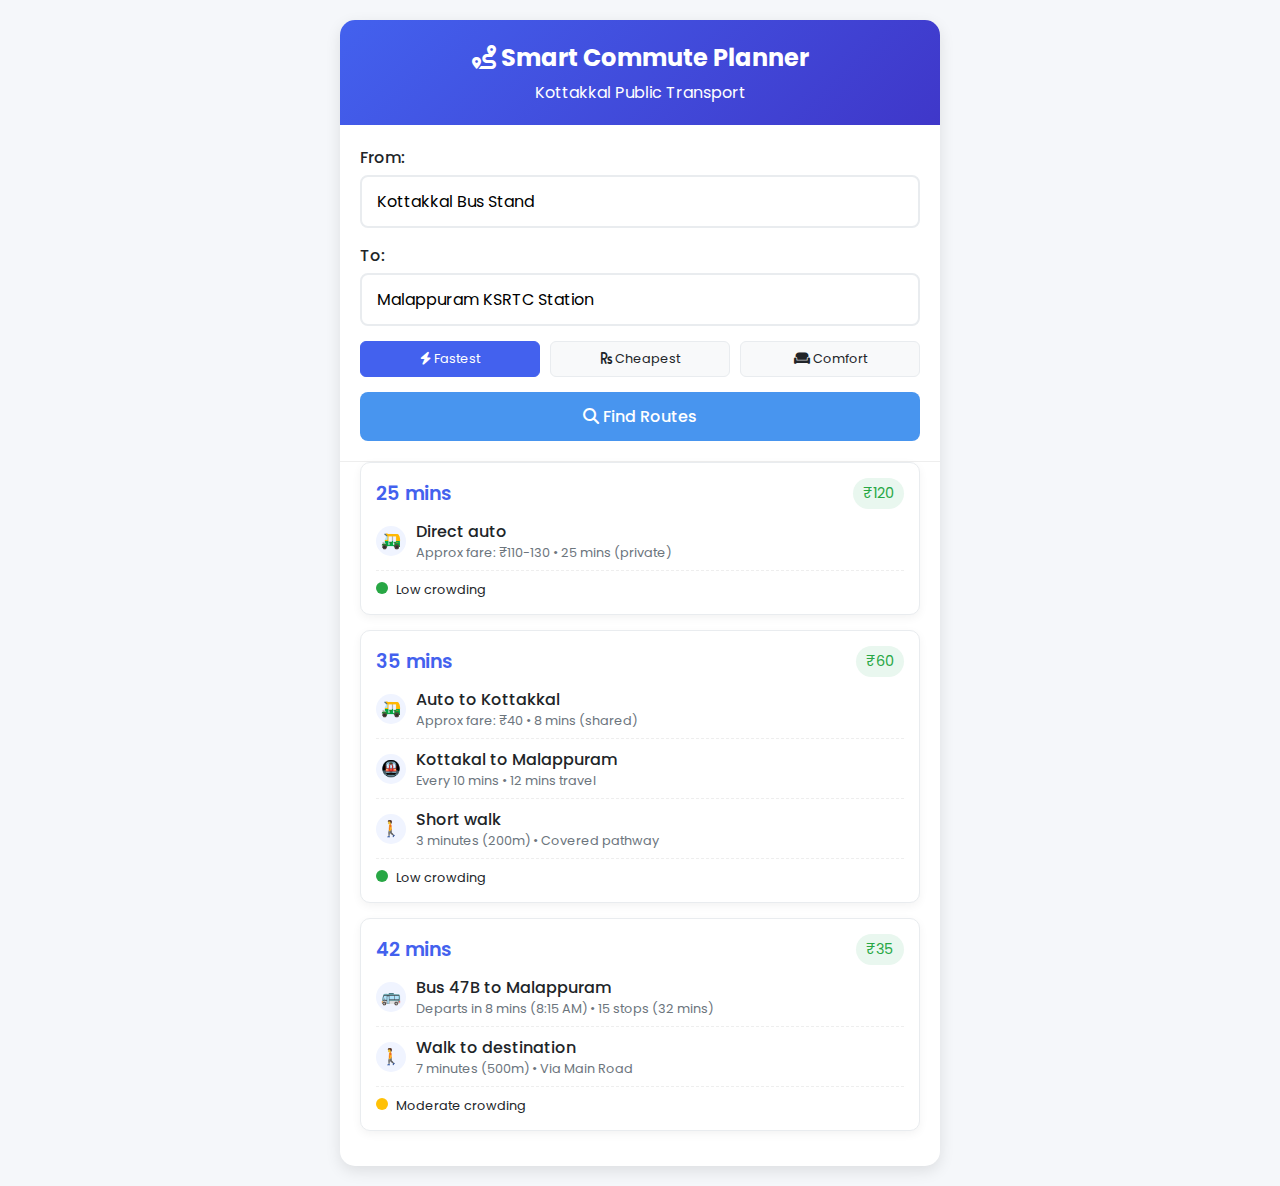
<file: time.html>
<!DOCTYPE html>
<html lang="en">
<head>
    <meta charset="UTF-8">
    <meta name="viewport" content="width=device-width, initial-scale=1.0">
    <title>Smart Commute Planner - Kottakkal</title>
    <link href="https://fonts.googleapis.com/css2?family=Poppins:wght@400;500;600&display=swap" rel="stylesheet">
    <link rel="stylesheet" href="https://cdnjs.cloudflare.com/ajax/libs/font-awesome/6.4.0/css/all.min.css">
    <style>
        :root {
            --primary: #4361ee;
            --secondary: #3f37c9;
            --accent: #4895ef;
            --light: #f8f9fa;
            --dark: #212529;
        }
        
        * {
            margin: 0;
            padding: 0;
            box-sizing: border-box;
            font-family: 'Poppins', sans-serif;
        }
        
        body {
            background-color: #f5f7fa;
            color: var(--dark);
            padding: 20px;
        }
        
        .container {
            max-width: 600px;
            margin: 0 auto;
            background: white;
            border-radius: 15px;
            box-shadow: 0 5px 15px rgba(0,0,0,0.1);
            overflow: hidden;
        }
        
        header {
            background: linear-gradient(135deg, var(--primary) 0%, var(--secondary) 100%);
            color: white;
            padding: 20px;
            text-align: center;
        }
        
        h1 {
            font-size: 1.5rem;
            margin-bottom: 5px;
        }
        
        .search-box {
            padding: 20px;
            border-bottom: 1px solid #eee;
        }
        
        .input-group {
            margin-bottom: 15px;
        }
        
        label {
            display: block;
            margin-bottom: 5px;
            font-weight: 500;
        }
        
        input, select {
            width: 100%;
            padding: 12px 15px;
            border: 2px solid #e9ecef;
            border-radius: 8px;
            font-size: 1rem;
        }
        
        button {
            background: var(--accent);
            color: white;
            border: none;
            padding: 12px 20px;
            border-radius: 8px;
            width: 100%;
            font-size: 1rem;
            font-weight: 500;
            cursor: pointer;
            transition: all 0.3s;
        }
        
        button:hover {
            background: var(--primary);
        }
        
        .route-options {
            padding: 0 20px 20px;
        }
        
        .route-card {
            background: white;
            border: 1px solid #e9ecef;
            border-radius: 10px;
            padding: 15px;
            margin-bottom: 15px;
            box-shadow: 0 3px 10px rgba(0,0,0,0.05);
        }
        
        .route-header {
            display: flex;
            justify-content: space-between;
            margin-bottom: 10px;
            align-items: center;
        }
        
        .route-time {
            font-size: 1.2rem;
            font-weight: 600;
            color: var(--primary);
        }
        
        .route-cost {
            background: #e9f7ef;
            color: #28a745;
            padding: 5px 10px;
            border-radius: 20px;
            font-size: 0.9rem;
        }
        
        .route-steps {
            margin-top: 10px;
        }
        
        .step {
            display: flex;
            align-items: center;
            margin-bottom: 8px;
            padding-bottom: 8px;
            border-bottom: 1px dashed #eee;
        }
        
        .step-icon {
            width: 30px;
            height: 30px;
            background: #f0f4ff;
            border-radius: 50%;
            display: flex;
            align-items: center;
            justify-content: center;
            margin-right: 10px;
            color: var(--primary);
        }
        
        .step-details {
            flex: 1;
        }
        
        .step-title {
            font-weight: 500;
        }
        
        .step-meta {
            font-size: 0.8rem;
            color: #6c757d;
        }
        
        .crowding-indicator {
            display: inline-block;
            width: 12px;
            height: 12px;
            border-radius: 50%;
            margin-right: 5px;
        }
        
        .crowding-low {
            background: #28a745;
        }
        
        .crowding-medium {
            background: #ffc107;
        }
        
        .crowding-high {
            background: #dc3545;
        }
        
        .preference-buttons {
            display: flex;
            gap: 10px;
            margin-bottom: 15px;
        }
        
        .pref-btn {
            flex: 1;
            padding: 8px;
            background: #f8f9fa;
            border: 1px solid #e9ecef;
            border-radius: 6px;
            font-size: 0.8rem;
            text-align: center;
            cursor: pointer;
        }
        
        .pref-btn.active {
            background: var(--primary);
            color: white;
            border-color: var(--primary);
        }
        
        @media (max-width: 480px) {
            body {
                padding: 10px;
            }
            
            .container {
                border-radius: 10px;
            }
            
            header {
                padding: 15px;
            }
            
            h1 {
                font-size: 1.3rem;
            }
        }
    </style>
</head>
<body>
    <div class="container">
        <header>
            <h1><i class="fas fa-route"></i> Smart Commute Planner</h1>
            <p>Kottakkal Public Transport</p>
        </header>
        
        <div class="search-box">
            <div class="input-group">
                <label for="from">From:</label>
                <input type="text" id="from" placeholder="Current location" value="Kottakkal Bus Stand">
            </div>
            
            <div class="input-group">
                <label for="to">To:</label>
                <input type="text" id="to" placeholder="Destination" value="Malappuram KSRTC Station">
            </div>
            
            <div class="preference-buttons">
                <div class="pref-btn active" data-pref="fastest">
                    <i class="fas fa-bolt"></i> Fastest
                </div>
                <div class="pref-btn" data-pref="cheapest">
                    <i class="fas fa-rupee-sign"></i> Cheapest
                </div>
                <div class="pref-btn" data-pref="comfort">
                    <i class="fas fa-couch"></i> Comfort
                </div>
            </div>
            
            <button id="search-btn">
                <i class="fas fa-search"></i> Find Routes
            </button>
        </div>
        
        <div class="route-options" id="route-results">
            <!-- Routes will appear here -->
        </div>
    </div>

    <script>
        // Sample route data (simulated AI output)
        const routeData = [
            {
                id: 1,
                time: 42,
                cost: 35,
                crowding: "medium",
                steps: [
                    {
                        type: "bus",
                        icon: "🚌",
                        title: "Bus 47B to Malappuram",
                        details: "Departs in 8 mins (8:15 AM)",
                        meta: "15 stops (32 mins)"
                    },
                    {
                        type: "walk",
                        icon: "🚶",
                        title: "Walk to destination",
                        details: "7 minutes (500m)",
                        meta: "Via Main Road"
                    }
                ]
            },
            {
                id: 2,
                time: 35,
                cost: 60,
                crowding: "low",
                steps: [
                    {
                        type: "auto",
                        icon: "🛺",
                        title: "Auto to Kottakkal",
                        details: "Approx fare: ₹40",
                        meta: "8 mins (shared)"
                    },
                    {
                        type: "metro",
                        icon: "🚇",
                        title: "Kottakal to Malappuram",
                        details: "Every 10 mins",
                        meta: "12 mins travel"
                    },
                    {
                        type: "walk",
                        icon: "🚶",
                        title: "Short walk",
                        details: "3 minutes (200m)",
                        meta: "Covered pathway"
                    }
                ]
            },
            {
                id: 3,
                time: 25,
                cost: 120,
                crowding: "low",
                steps: [
                    {
                        type: "auto",
                        icon: "🛺",
                        title: "Direct auto",
                        details: "Approx fare: ₹110-130",
                        meta: "25 mins (private)"
                    }
                ]
            }
        ];

        // DOM elements
        const searchBtn = document.getElementById('search-btn');
        const routeResults = document.getElementById('route-results');
        const prefButtons = document.querySelectorAll('.pref-btn');

        // Set active preference
        prefButtons.forEach(btn => {
            btn.addEventListener('click', function() {
                prefButtons.forEach(b => b.classList.remove('active'));
                this.classList.add('active');
                updateRoutes(this.dataset.pref);
            });
        });

        // Search button click
        searchBtn.addEventListener('click', function() {
            const from = document.getElementById('from').value;
            const to = document.getElementById('to').value;
            
            if (!from || !to) {
                alert("Please enter both locations");
                return;
            }
            
            // Show loading state
            routeResults.innerHTML = '<p style="text-align: center; padding: 20px;">Finding best routes...</p>';
            
            // Simulate AI processing delay
            setTimeout(() => {
                const activePref = document.querySelector('.pref-btn.active').dataset.pref;
                updateRoutes(activePref);
            }, 800);
        });

        // Update routes based on preference
        function updateRoutes(preference) {
            let sortedRoutes = [...routeData];
            
            // Simulate AI sorting based on preference
            switch(preference) {
                case "fastest":
                    sortedRoutes.sort((a, b) => a.time - b.time);
                    break;
                case "cheapest":
                    sortedRoutes.sort((a, b) => a.cost - b.cost);
                    break;
                case "comfort":
                    sortedRoutes.sort((a, b) => {
                        // Prefer routes with less crowding and fewer transfers
                        const aScore = (a.crowding === "low" ? 2 : 1) + (a.steps.length === 1 ? 1 : 0);
                        const bScore = (b.crowding === "low" ? 2 : 1) + (b.steps.length === 1 ? 1 : 0);
                        return bScore - aScore;
                    });
                    break;
            }
            
            displayRoutes(sortedRoutes);
        }

        // Display routes
        function displayRoutes(routes) {
            routeResults.innerHTML = '';
            
            if (routes.length === 0) {
                routeResults.innerHTML = '<p style="text-align: center; padding: 20px;">No routes found. Try different locations.</p>';
                return;
            }
            
            routes.forEach(route => {
                const crowdingClass = route.crowding === "high" ? "crowding-high" : 
                                     route.crowding === "medium" ? "crowding-medium" : "crowding-low";
                
                const routeEl = document.createElement('div');
                routeEl.className = 'route-card';
                routeEl.innerHTML = `
                    <div class="route-header">
                        <span class="route-time">${route.time} mins</span>
                        <span class="route-cost">₹${route.cost}</span>
                    </div>
                    <div class="route-steps">
                        ${route.steps.map(step => `
                            <div class="step">
                                <div class="step-icon">${step.icon}</div>
                                <div class="step-details">
                                    <div class="step-title">${step.title}</div>
                                    <div class="step-meta">${step.details} • ${step.meta}</div>
                                </div>
                            </div>
                        `).join('')}
                    </div>
                    <div style="margin-top: 10px; font-size: 0.8rem;">
                        <span class="crowding-indicator ${crowdingClass}"></span>
                        ${route.crowding === "high" ? "High crowding expected" : 
                          route.crowding === "medium" ? "Moderate crowding" : "Low crowding"}
                    </div>
                `;
                
                routeResults.appendChild(routeEl);
            });
        }

        // Initial load
        updateRoutes('fastest');
    </script>
</body>
</html>
</file>
